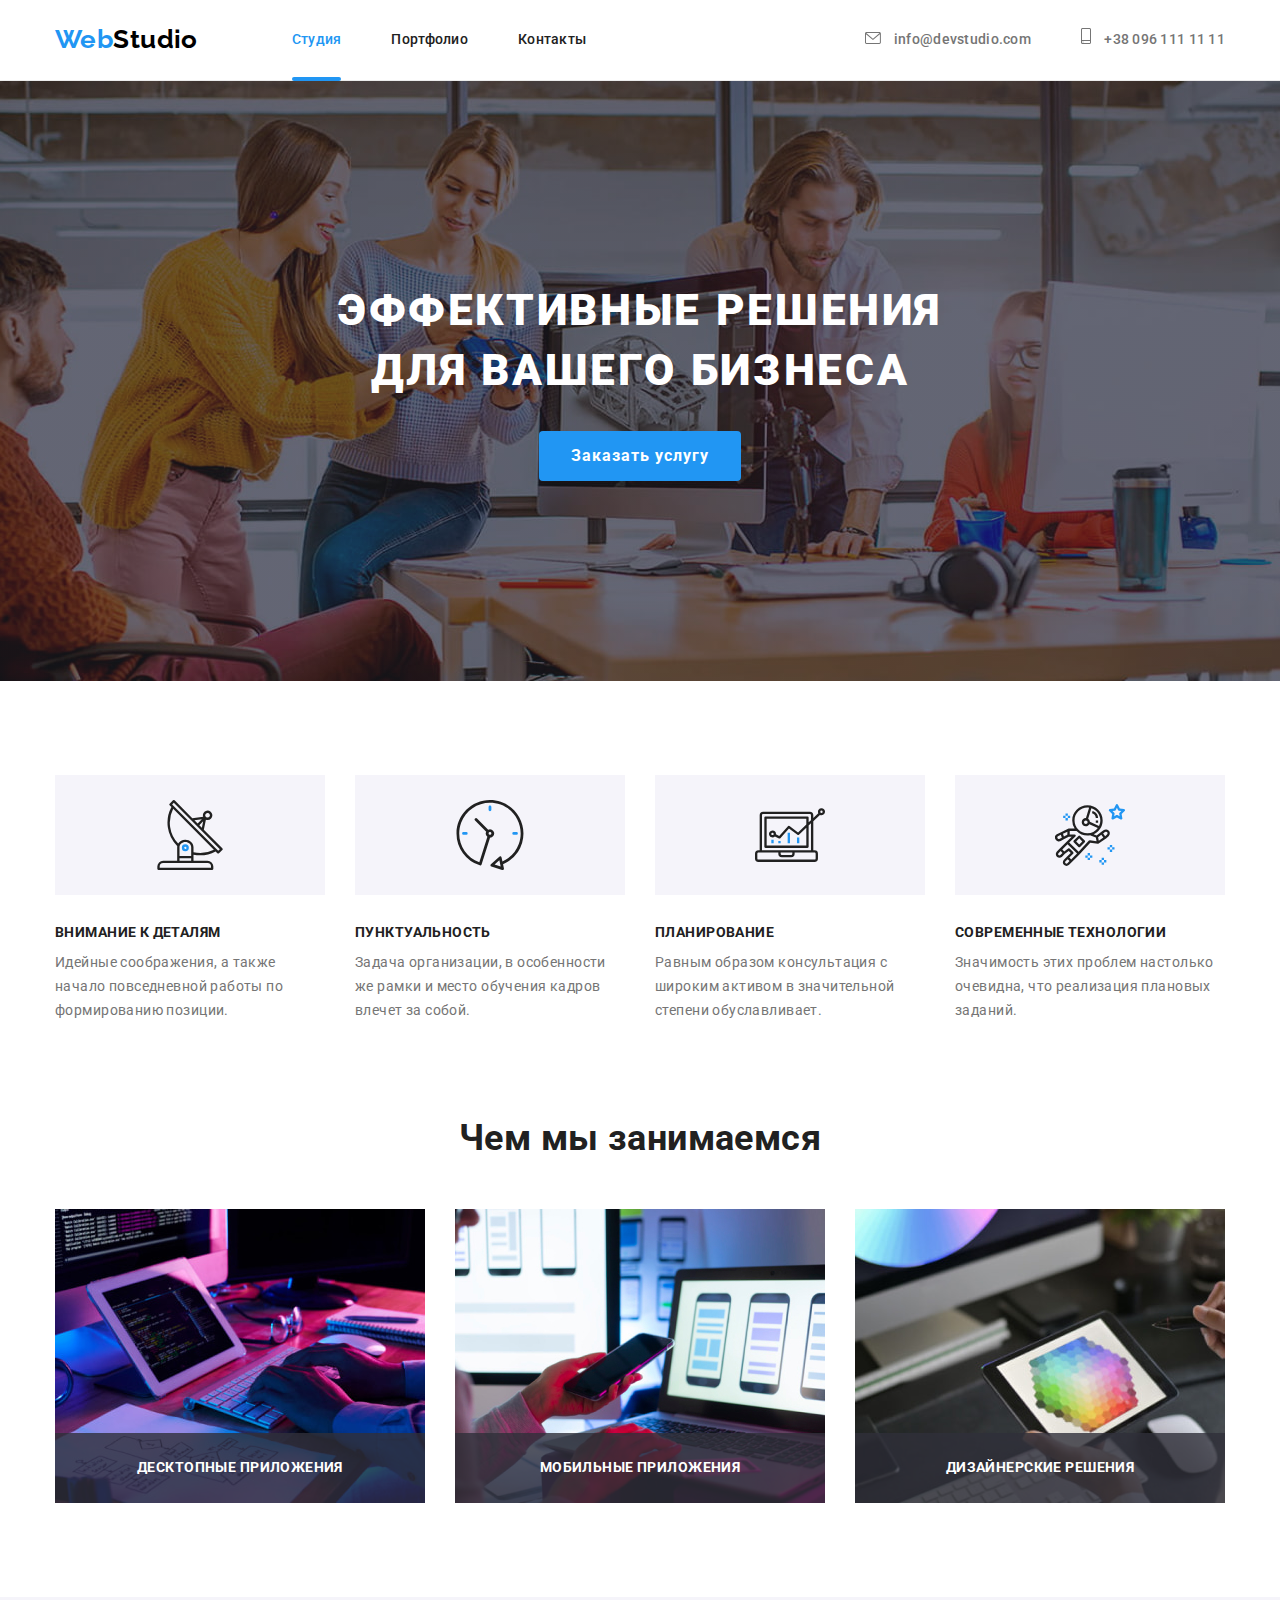
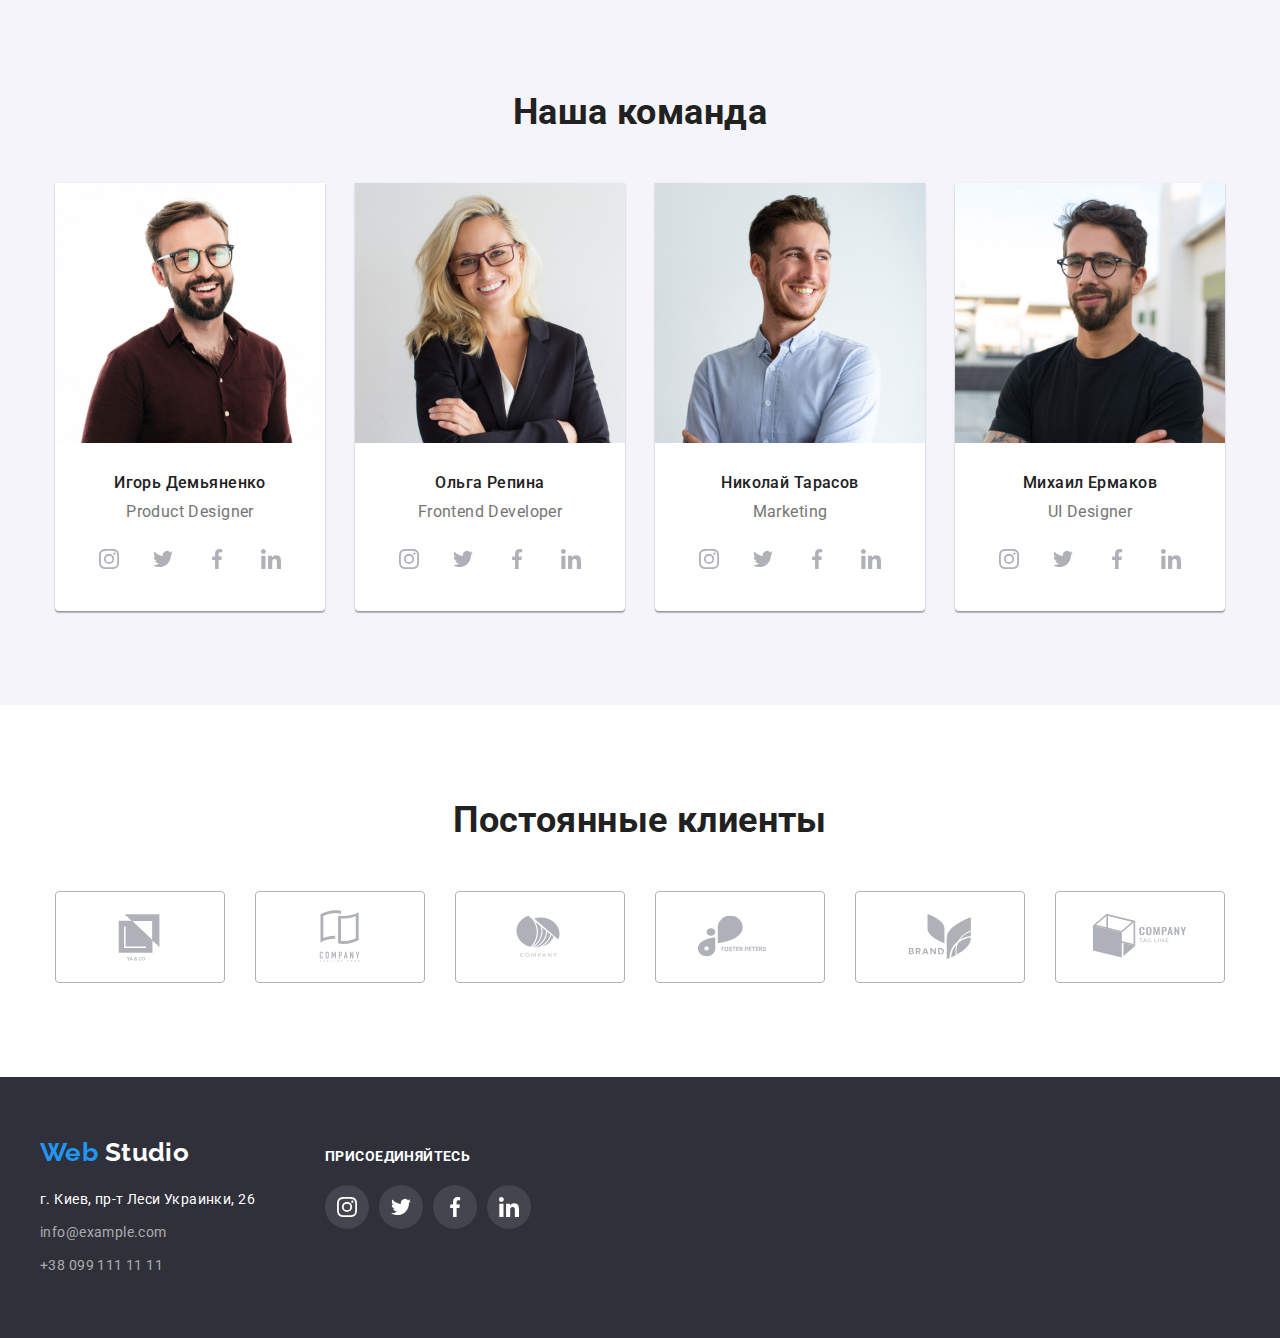
<file: index.html>
<!DOCTYPE html>
<html lang="ru">
<head>
    <meta charset="UTF-8">
    <meta http-equiv="X-UA-Compatible" content="IE=edge">
    <meta name="viewport" content="width=device-width, initial-scale=1.0">
    <title>Web studio</title>

    <link rel="preconnect" href="https://fonts.googleapis.com">
    <link rel="preconnect" href="https://fonts.gstatic.com" crossorigin>
    <link href="https://fonts.googleapis.com/css2?family=Raleway:wght@700&family=Roboto:wght@400;500;700;900&display=swap"
        rel="stylesheet">
    <link rel="stylesheet" href="https://cdnjs.cloudflare.com/ajax/libs/modern-normalize/1.1.0/modern-normalize.min.css">
    <link rel="stylesheet" href="./css/styles.css">
</head>
<body>
<!-- Header -->
        <header class="page-header">
            <div class="container main-nav">
                <nav class="nav">
                    <a href="./" class="logo" lang="en"><span class="logo-accent">Web</span>Studio</a>
        
                    <ul class="site-nav list">
                        <li class="nav-item"><a href="./" class="nav-link current-nav link">Студия</a></li>
                        <li class="nav-item"><a href="./portfolio.html" class="nav-link link">Портфолио</a></li>
                        <li class="nav-item"><a href="" class="nav-link link">Контакты</a></li>
                    </ul>
                </nav>
        
                <ul class="contact-nav list">
                    <li class="contact-item">
                        <a href="mailto:info@devstudio.com"
                            class="contact-link link">
                            <svg class="contact-icon"  width="16" height="12">
                                <use href="./images/icons.svg#icon-envelope"></use>
                            </svg>
                            info@devstudio.com
                        </a>
                    </li>
                    <li class="contact-item">
                        <a href="tel:+380961111111" class="contact-link link">
                            <svg class="contact-icon" width="10" height="16">
                                <use href="./images/icons.svg#icon-smartphone"></use>
                            </svg>
                            +38 096 111 11 11</a>
                    </li>
                </ul>
            </div>
        </header>
        
        
<!-- Main -->
        <main>

<!-- Hero -->
            <section class="hero overlay">
                <div class="container">
                    <h1 class="hero-title">Эффективные решения <br> для вашего бизнеса</h1>
                    <button type="button" class="hero-btn btn" data-modal-open>Заказать услугу</button>

                    <!-- Modal window -->
                    <div class="backdrop is-hidden" data-modal>
                        <div class="modal">
                            <button type="button" class="close-btn btn" data-modal-close>
                                <svg class="close-black-icon">
                                    <use href="./images/icons.svg#icon-close-black"></use>
                                </svg>
                            </button>
                        </div>
                    </div>
                </div>
            </section>


<!-- Особенности -->
            <section class="features section">
                <div class="container">
                    <h2 class="section-title visually-hidden">Особенности</h2>
                    <ul class="features-list list">
                        <li class="features-item icon-antena">
                            <div class="features-icon-bgc">
                                <svg class="features-icon">
                                    <use href="./images/icons.svg#icon-antenna"></use>
                                </svg>
                            </div>
                            <h3 class="features-title">Внимание к деталям</h3>
                            <p class="features-text">Идейные соображения, а также начало повседневной работы по формированию
                                позиции.</p>
                        </li>

                        <li class="features-item icon-clock">
                            <div class="features-icon-bgc">
                                <svg class="features-icon">
                                    <use href="./images/icons.svg#icon-clock"></use>
                                </svg>
                            </div>
                            <h3 class="features-title">Пунктуальность</h3>
                            <p class="features-text">Задача организации, в особенности же рамки и место обучения кадров влечет за
                                собой.</p>
                        </li>

                        <li class="features-item icon-diagram">
                            <div class="features-icon-bgc">
                                <svg class="features-icon">
                                    <use href="./images/icons.svg#icon-diagram"></use>
                                </svg>
                            </div>
                            <h3 class="features-title">Планирование</h3>
                            <p class="features-text">Равным образом консультация с широким активом в значительной степени
                                обуславливает.</p>
                        </li>

                        <li class="features-item icon-astronaut">
                            <div class="features-icon-bgc">
                                <svg class="features-icon">
                                    <use href="./images/icons.svg#icon-astronaut"></use>
                                </svg>
                            </div>
                            <h3 class="features-title">Современные технологии</h3>
                            <p class="features-text">Значимость этих проблем настолько очевидна, что реализация плановых заданий.
                            </p>
                        </li>
                    </ul>
                </div>
            </section>
        
<!-- Чем мы занимаемся -->
            <section class="services section">
                <div class="container">
                    <h2 class="section-title">Чем мы занимаемся</h2>
                    <ul class="services-list list">
                        <li class="services-item">
                            <img src="./images/services/box-1.jpg" alt="Написание кода" width="370" height="294" class="services-thumb">
                            <p class="services-text">Десктопные приложения</p>
                        </li>
                        <li class="services-item">
                            <img src="./images/services/box-2.jpg" alt="Разработка мобильной версии программы" width="370" height="294" class="services-thumb">
                            <p class="services-text">Мобильные приложения</p>
                        </li>
                        <li class="services-item">
                            <img src="./images/services/box-3.jpg" alt="Дизайн сайта" width="370" height="294" class="services-thumb">
                            <p class="services-text">Дизайнерские решения</p>
                        </li>
                    </ul>
                </div>
            </section>
        
<!-- Наша команда -->
            <section class="command-section section">
                <div class="container">
                    <h2 class="section-title">Наша команда</h2>
                    <ul class="command-list list">
 <!-- Command-1 -->
                        <li class="command-item">
                            <div class="command-thumb"><img src="./images/team/img.jpg" alt="Product Designer" width="270" height="260"></div>
                            
                            <div class="command-content">
                                <h3 class="command-title">Игорь Демьяненко</h3>
                                <p class="command-text" lang="en">Product Designer</p>
                                <ul class="command-icon-list list">
                                <li class="command-icon-item">
                                    <a href="" class="command-icon-link">
                                        <svg class="command-icon">
                                            <use href="./images/icons.svg#icon-instagram"></use>
                                        </svg>
                                    </a>
                                </li>
                                <li class="command-icon-item">
                                    <a href="" class="command-icon-link">
                                        <svg class="command-icon">
                                            <use href="./images/icons.svg#icon-twitter"></use>
                                        </svg>
                                    </a>
                                </li>
                                <li class="command-icon-item">
                                    <a href="" class="command-icon-link">
                                        <svg class="command-icon">
                                            <use href="./images/icons.svg#icon-facebook"></use>
                                        </svg>
                                    </a>
                                </li>
                                <li class="command-icon-item">
                                    <a href="" class="command-icon-link">
                                        <svg class="command-icon">
                                            <use href="./images/icons.svg#icon-linkedin"></use>
                                        </svg>
                                    </a>
                                </li>
                                </ul>
                            </div>
                        </li>
 <!-- Command-2 -->
                        <li class="command-item">
                            <div class="command-thumb"><img src="./images/team/img-1.jpg" alt="Frontend Developer" width="270" height="260"></div>
    
                            <div class="command-content">
                                <h3 class="command-title">Ольга Репина</h3>
                                <p class="command-text" lang="en">Frontend Developer</p>
                                <ul class="command-icon-list list">
                                    <li class="command-icon-item">
                                        <a href="" class="command-icon-link">
                                            <svg class="command-icon">
                                                <use href="./images/icons.svg#icon-instagram"></use>
                                            </svg>
                                        </a>
                                    </li>
                                    <li class="command-icon-item">
                                        <a href="" class="command-icon-link">
                                            <svg class="command-icon">
                                                <use href="./images/icons.svg#icon-twitter"></use>
                                            </svg>
                                        </a>
                                    </li>
                                    <li class="command-icon-item">
                                        <a href="" class="command-icon-link">
                                            <svg class="command-icon">
                                                <use href="./images/icons.svg#icon-facebook"></use>
                                            </svg>
                                        </a>
                                    </li>
                                    <li class="command-icon-item">
                                        <a href="" class="command-icon-link">
                                            <svg class="command-icon">
                                                <use href="./images/icons.svg#icon-linkedin"></use>
                                            </svg>
                                        </a>
                                    </li>
                                </ul>
                            </div>
                            
                        </li>
 <!-- Command-3 -->
                        <li class="command-item">
                            <div class="command-thumb"><img src="./images/team/img-2.jpg" alt="Marketing" width="270" height="260"></div>
                            
                            <div class="command-content">
                                <h3 class="command-title">Николай Тарасов</h3>
                                <p class="command-text" lang="en">Marketing</p>
                                <ul class="command-icon-list list">
                                    <li class="command-icon-item">
                                        <a href="" class="command-icon-link">
                                            <svg class="command-icon">
                                                <use href="./images/icons.svg#icon-instagram"></use>
                                            </svg>
                                        </a>
                                    </li>
                                    <li class="command-icon-item">
                                        <a href="" class="command-icon-link">
                                            <svg class="command-icon">
                                                <use href="./images/icons.svg#icon-twitter"></use>
                                            </svg>
                                        </a>
                                    </li>
                                    <li class="command-icon-item">
                                        <a href="" class="command-icon-link">
                                            <svg class="command-icon">
                                                <use href="./images/icons.svg#icon-facebook"></use>
                                            </svg>
                                        </a>
                                    </li>
                                    <li class="command-icon-item">
                                        <a href="" class="command-icon-link">
                                            <svg class="command-icon">
                                                <use href="./images/icons.svg#icon-linkedin"></use>
                                            </svg>
                                        </a>
                                    </li>
                                </ul>
                            </div>
                        </li>
 <!-- Command-4 -->
                        <li class="command-item">
                            <div class="command-thumb"><img src="./images/team/img-3.jpg" alt="UI Designer" width="270" height="260"></div>
                            
                            <div class="command-content">
                                <h3 class="command-title">Михаил Ермаков</h3>
                                <p class="command-text" lang="en">UI Designer</p>
                                <ul class="command-icon-list list">
                                    <li class="command-icon-item">
                                        <a href="" class="command-icon-link">
                                            <svg class="command-icon">
                                                <use href="./images/icons.svg#icon-instagram"></use>
                                            </svg>
                                        </a>
                                    </li>
                                    <li class="command-icon-item">
                                        <a href="" class="command-icon-link">
                                            <svg class="command-icon">
                                                <use href="./images/icons.svg#icon-twitter"></use>
                                            </svg>
                                        </a>
                                    </li>
                                    <li class="command-icon-item">
                                        <a href="" class="command-icon-link">
                                            <svg class="command-icon">
                                                <use href="./images/icons.svg#icon-facebook"></use>
                                            </svg>
                                        </a>
                                    </li>
                                    <li class="command-icon-item">
                                        <a href="" class="command-icon-link">
                                            <svg class="command-icon">
                                                <use href="./images/icons.svg#icon-linkedin"></use>
                                            </svg>
                                        </a>
                                    </li>
                                </ul>
                            </div>
                        </li>
                    </ul>
                </div>
            </section>
        
<!-- Постоянные клиенты -->
            <section class="clients section">
                <div class="container">
                    <h2 class="section-title">Постоянные клиенты</h2>
                    <ul class="clients-list list">
                        <li class="clients-item">
                            <a href="" class="clients-link">
                                <svg class="clients-icon">
                                    <use href="./images/icons.svg#icon-client-logo-1"></use>
                                </svg>
                            </a>
                        </li>
                        <li class="clients-item">
                            <a href="" class="clients-link">
                                <svg class="clients-icon">
                                    <use href="./images/icons.svg#icon-client-logo-2"></use>
                                </svg>
                            </a>
                        </li>
                        <li class="clients-item">
                            <a href="" class="clients-link">
                                <svg class="clients-icon">
                                    <use href="./images/icons.svg#icon-client-logo-3"></use>
                                </svg>
                            </a>
                        </li>
                        <li class="clients-item">
                            <a href="" class="clients-link">
                                <svg class="clients-icon">
                                    <use href="./images/icons.svg#icon-client-logo-4"></use>
                                </svg>
                            </a>
                        </li>
                        <li class="clients-item">
                            <a href="" class="clients-link">
                                <svg class="clients-icon">
                                    <use href="./images/icons.svg#icon-client-logo-5"></use>
                                </svg>
                            </a>
                        </li>
                        <li class="clients-item">
                            <a href="" class="clients-link">
                                <svg class="clients-icon">
                                    <use href="./images/icons.svg#icon-client-logo-6"></use>
                                </svg>
                            </a>
                        </li>
                    </ul>
                </div>
            </section>

        </main>
        
        
<!-- Footer -->
        <footer class="footer">
            <div class="container footer-column">

                <div class="footer-main-column">
                    <a href="./" class="logo footer-logo" lang="en"> <span class="logo-accent">Web</span> Studio</a>
                <address class="address">
                    <ul class="list">
                        <li class="address-item"><a href="https://goo.gl/maps/2UURq9KAm3fEJeZc8" target="_blank"
                                rel="noopener noreferrer" class="address-link link location">г. Киев, пр-т Леси Украинки, 26</a></li>
                        <li class="address-item"><a href="mailto:info@example.com" class="address-link link">info@example.com</a></li>
                        <li class="address-item"><a href="tel:+380991111111" class="address-link link">+38 099 111 11 11</a></li>
                    </ul>
                </address>
                </div>
                <div class="footer-social-column">
                    <span class="footer-icon-title">присоединяйтесь</span>
                    <ul class="footer-icon-list list">
                        <li class="footer-icon-item">
                            <a href="" class="footer-icon-link">
                                <svg class="footer-icon">
                                    <use href="./images/icons.svg#icon-instagram"></use>
                                </svg>
                            </a>
                        </li>
                    
                        <li class="footer-icon-item">
                            <a href="" class="footer-icon-link">
                                <svg class="footer-icon">
                                    <use href="./images/icons.svg#icon-twitter"></use>
                                </svg>
                            </a>
                        </li>
                    
                        <li class="footer-icon-item">
                            <a href="" class="footer-icon-link">
                                <svg class="footer-icon">
                                    <use href="./images/icons.svg#icon-facebook"></use>
                                </svg>
                            </a>
                        </li>
                    
                        <li class="footer-icon-item">
                            <a href="" class="footer-icon-link">
                                <svg class="footer-icon">
                                    <use href="./images/icons.svg#icon-linkedin"></use>
                                </svg>
                            </a>
                        </li>
                    </ul>
                </div>
                  
            </div>
        </footer>

<script src="./modal.js"></script>       
</body>
</html>
</file>
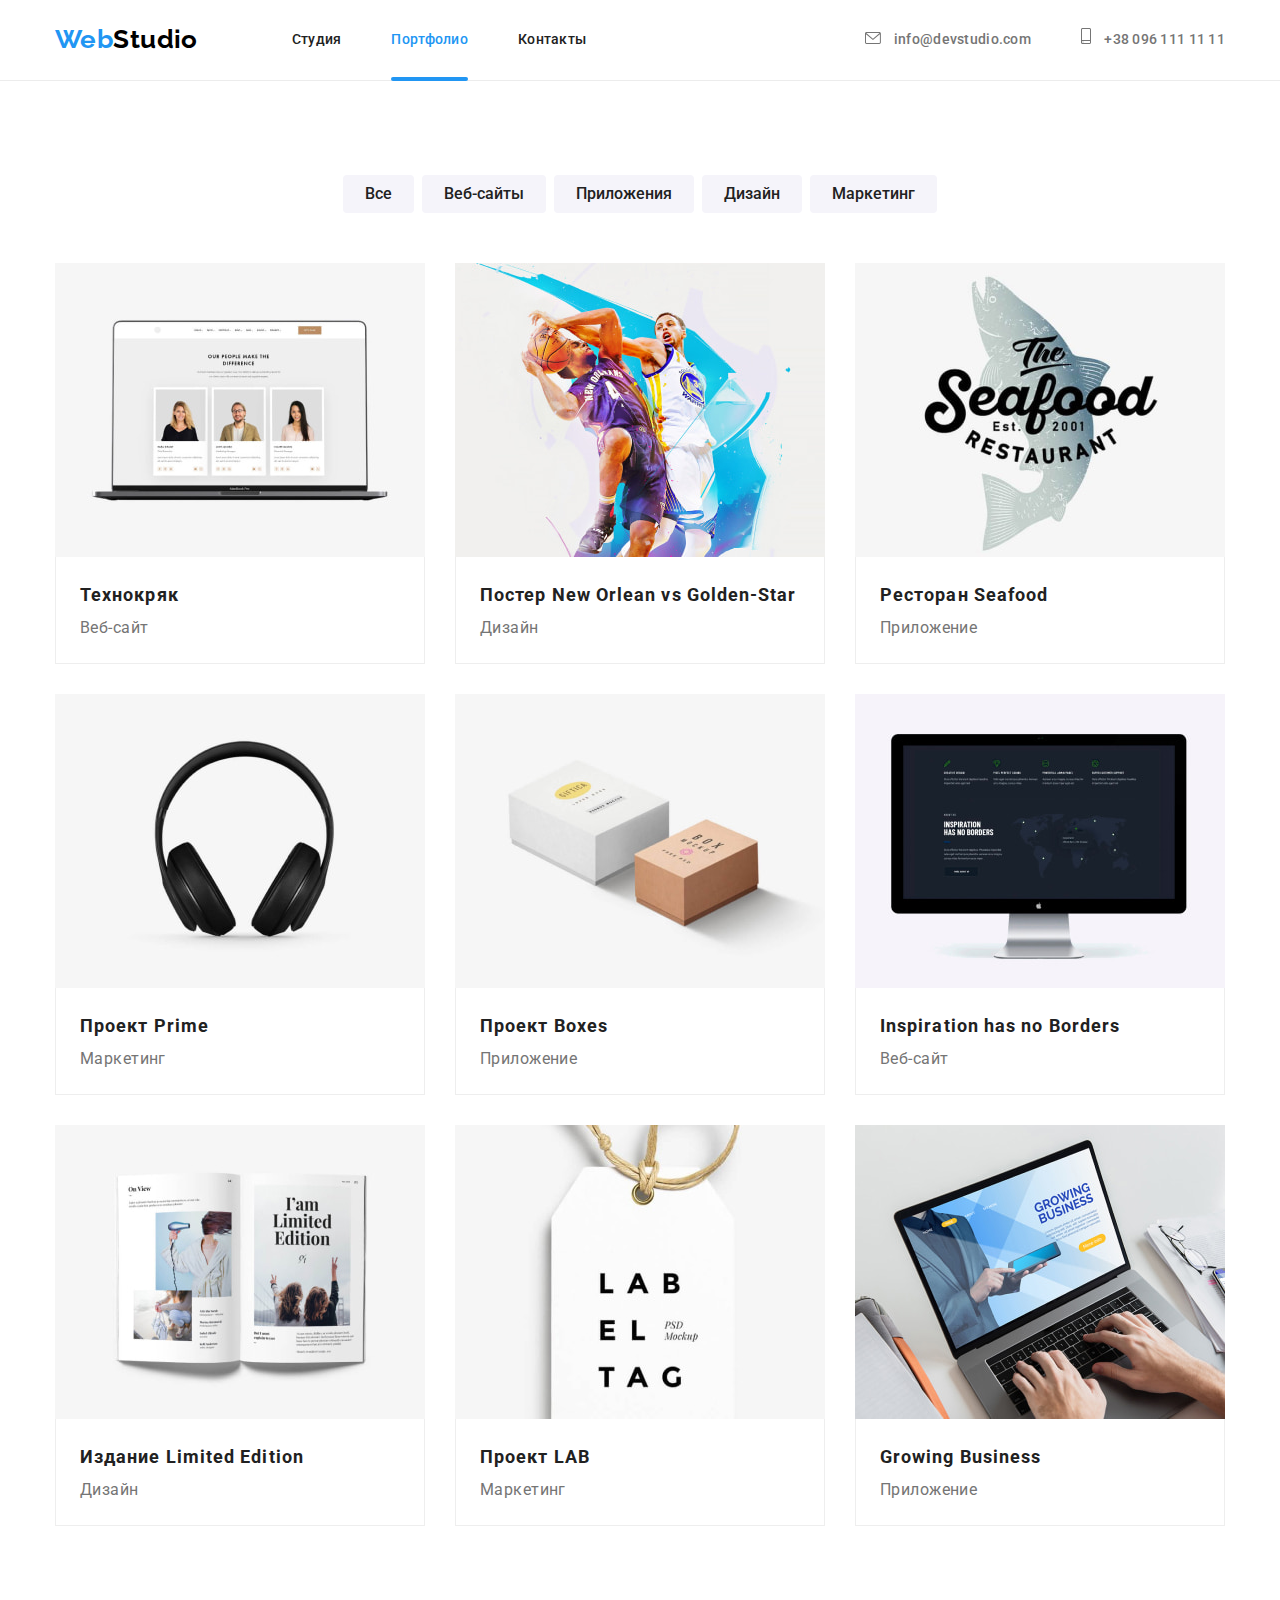
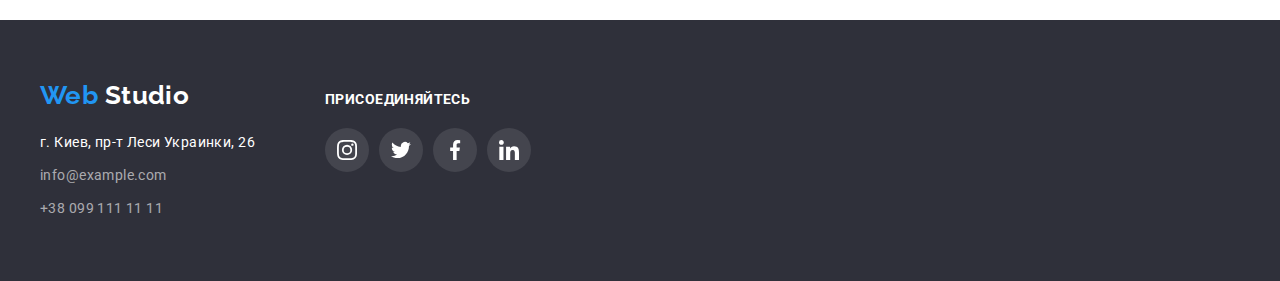
<file: portfolio.html>
<!DOCTYPE html>
<html lang="ru">
<head>
    <meta charset="UTF-8">
    <meta http-equiv="X-UA-Compatible" content="IE=edge">
    <meta name="viewport" content="width=device-width, initial-scale=1.0">
    <title>Portfolio</title>

    <link rel="preconnect" href="https://fonts.googleapis.com">
    <link rel="preconnect" href="https://fonts.gstatic.com" crossorigin>
    <link href="https://fonts.googleapis.com/css2?family=Raleway:wght@700&family=Roboto:wght@400;500;700;900&display=swap"
        rel="stylesheet">
    <link rel="stylesheet" href="https://cdnjs.cloudflare.com/ajax/libs/modern-normalize/1.1.0/modern-normalize.min.css">
    <link rel="stylesheet" href="./css/styles.css">
</head>
<body>
        <!-- Header -->
        <header class="page-header">
            <div class="container main-nav">
                <nav class="nav">
                    <a href="./" class="logo" lang="en"><span class="logo-accent">Web</span>Studio</a>
        
                    <ul class="site-nav list">
                        <li class="nav-item"><a href="./" class="nav-link link">Студия</a></li>
                        <li class="nav-item"><a href="./portfolio.html" class="nav-link current-nav link">Портфолио</a></li>
                        <li class="nav-item"><a href="" class="nav-link link">Контакты</a></li>
                    </ul>
                </nav>
        
                <ul class="contact-nav list">
                    <li class="contact-item">
                        <a href="mailto:info@devstudio.com" class="contact-link link">
                            <svg class="contact-icon" width="16" height="12">
                                <use href="./images/icons.svg#icon-envelope"></use>
                            </svg>
                            info@devstudio.com
                        </a>
                    </li>
                    <li class="contact-item">
                        <a href="tel:+380961111111" class="contact-link link">
                            <svg class="contact-icon" width="10" height="16">
                                <use href="./images/icons.svg#icon-smartphone"></use>
                            </svg>
                            +38 096 111 11 11</a>
                    </li>
                </ul>
            </div>
        </header>
        
        
        <!-- Main -->
        <main>
            <section class="portfolio section">
                <div class="container">
                    <h2 class="section-title visually-hidden">Портфолио</h2>
                    
                    <!-- Filters -->
                    <ul class="portfolio-filters list">
                        <li class="item"><button type="button" class="portfolio-btn btn ">Все</button></li>
                        <li class="item"><button type="button" class="portfolio-btn btn">Веб-сайты</button></li>
                        <li class="item"><button type="button" class="portfolio-btn btn">Приложения</button></li>
                        <li class="item"><button type="button" class="portfolio-btn btn">Дизайн</button></li>
                        <li class="item"><button type="button" class="portfolio-btn btn">Маркетинг</button></li>
                    </ul>
                    
                    <!-- Projects -->
                    <!-- 1-3 -->
                    <ul class="portfolio-list list">
                        <li class="portfolio-item">
                            <a href="" class="portfolio-link link">
                                <div class="portfolio-thumb">
                                    <img src="./images/portfolio/img.jpg" alt="Технокряк" width="370" height="294">

                                    <div class="portfolio-overlay">
                                        <p class="portfolio-overlay-text">Технокряк это современная площадка распространения коронавируса. Компании используют
                                            эту платформу для цифрового
                                            шпионажа и атак на защищённые сервера конкурентов.</p>
                                    </div>
                                </div>
                               

                                <div class="portfolio-content">
                                    <h3 class="portfolio-title">Технокряк</h3>
                                    <p class="portfolio-text">Веб-сайт</p>
                               </div>  
                            </a>
                        </li>
                        
                        <li class="portfolio-item">
                            <a href="" class="portfolio-link link">
                                <div class="portfolio-thumb">
                                    <img src="./images/portfolio/img-1.jpg" alt="Постер New Orlean vs Golden Star" width="370" height="294">
                                    <div class="portfolio-overlay">
                                        <p class="portfolio-overlay-text">Постер New Orlean vs Golden Star</p>
                                    </div>
                                </div>

                                <div class="portfolio-content">
                                    <h3 class="portfolio-title">Постер New Orlean vs Golden-Star</h3>
                                    <p class="portfolio-text">Дизайн</p>
                                </div>
                            </a>
                        </li>

                        <li class="portfolio-item">
                            <a href="" class="portfolio-link link">
                                <div class="portfolio-thumb">
                                    <img src="./images/portfolio/img-2.jpg" alt="Ресторан Seafood" width="370" height="294">
                                    <div class="portfolio-overlay">
                                        <p class="portfolio-overlay-text">Ресторан Seafood</p>
                                    </div>
                                </div>

                                <div class="portfolio-content">
                                    <h3 class="portfolio-title">Ресторан Seafood</h3>
                                    <p class="portfolio-text">Приложение</p>
                                </div> 
                            </a>
                        </li>

                        <!-- 4-6 -->
                        <li class="portfolio-item">
                            <a href="" class="portfolio-link link">
                                <div class="portfolio-thumb">
                                    <img src="./images/portfolio/img-3.jpg" alt="Проект Prime" width="370" height="294">
                                    <div class="portfolio-overlay">
                                        <p class="portfolio-overlay-text">Проект Prime</p>
                                    </div>
                                </div>

                                <div class="portfolio-content">
                                    <h3 class="portfolio-title">Проект Prime</h3>
                                    <p class="portfolio-text">Маркетинг</p>
                                </div>
                            </a>
                        </li>

                        <li class="portfolio-item">
                            <a href="" class="portfolio-link link">
                                <div class="portfolio-thumb">
                                    <img src="./images/portfolio/img-4.jpg" alt="Проект Boxes" width="370" height="294">
                                    <div class="portfolio-overlay">
                                        <p class="portfolio-overlay-text">Проект Boxes</p>
                                    </div>
                                </div>

                                <div class="portfolio-content">
                                    <h3 class="portfolio-title">Проект Boxes</h3>
                                    <p class="portfolio-text">Приложение</p>
                                </div>
                            </a>
                        </li>

                        <li class="portfolio-item">
                            <a href="" class="portfolio-link link">
                                <div class="portfolio-thumb">
                                    <img src="./images/portfolio/img-5.jpg" alt="Inspiration has no Borders" width="370" height="294">
                                    <div class="portfolio-overlay">
                                        <p class="portfolio-overlay-text">Inspiration has no Borders</p>
                                    </div>
                                </div>

                                <div class="portfolio-content">
                                    <h3 class="portfolio-title">Inspiration has no Borders</h3>
                                    <p class="portfolio-text">Веб-сайт</p>
                                </div>
                            </a>
                        </li>

                        <!-- 7-9 -->
                        <li class="portfolio-item">
                            <a href="" class="portfolio-link link">
                                <div class="portfolio-thumb">
                                    <img src="./images/portfolio/img-6.jpg" alt="Издание Limited Edition" width="370" height="294">
                                    <div class="portfolio-overlay">
                                        <p class="portfolio-overlay-text">Издание Limited Edition</p>
                                    </div>
                                </div>

                                <div class="portfolio-content">
                                    <h3 class="portfolio-title">Издание Limited Edition</h3>
                                    <p class="portfolio-text">Дизайн</p>
                                </div>
                            </a>
                        </li>

                        <li class="portfolio-item">
                            <a href="" class="portfolio-link link">
                                <div class="portfolio-thumb">
                                    <img src="./images/portfolio/img-7.jpg" alt="Проект LAB" width="370" height="294">
                                    <div class="portfolio-overlay">
                                        <p class="portfolio-overlay-text">Проект LAB</p>
                                    </div>
                                </div>

                                <div class="portfolio-content">
                                    <h3 class="portfolio-title">Проект LAB</h3>
                                    <p class="portfolio-text">Маркетинг</p>
                                </div>
                            </a>
                        </li>

                        <li class="portfolio-item">
                            <a href="" class="portfolio-link link">
                                <div class="portfolio-thumb">
                                    <img src="./images/portfolio/img-8.jpg" alt="Growing Business" width="370" height="294">
                                    <div class="portfolio-overlay">
                                        <p class="portfolio-overlay-text">Growing Business</p>
                                    </div>
                                </div>

                                <div class="portfolio-content">
                                    <h3 class="portfolio-title">Growing Business</h3>
                                    <p class="portfolio-text">Приложение</p>
                                </div>
                            </a>
                        </li>

                    </ul>
                </div>
             </section>
        </main>
        
        <!-- Footer -->
        <footer class="footer">
            <div class="container footer-column">
        
                <div class="footer-main-column">
                    <a href="./" class="logo footer-logo" lang="en"> <span class="logo-accent">Web</span> Studio</a>
                    <address class="address">
                        <ul class="list">
                            <li class="address-item"><a href="https://goo.gl/maps/2UURq9KAm3fEJeZc8" target="_blank"
                                    rel="noopener noreferrer" class="address-link link location">г. Киев, пр-т Леси Украинки,
                                    26</a></li>
                            <li class="address-item"><a href="mailto:info@example.com"
                                    class="address-link link">info@example.com</a></li>
                            <li class="address-item"><a href="tel:+380991111111" class="address-link link">+38 099 111 11 11</a>
                            </li>
                        </ul>
                    </address>
                </div>
                <div class="footer-social-column">
                    <span class="footer-icon-title">присоединяйтесь</span>
                    <ul class="footer-icon-list list">
                        <li class="footer-icon-item">
                            <a href="" class="footer-icon-link">
                                <svg class="footer-icon">
                                    <use href="./images/icons.svg#icon-instagram"></use>
                                </svg>
                            </a>
                        </li>
        
                        <li class="footer-icon-item">
                            <a href="" class="footer-icon-link">
                                <svg class="footer-icon">
                                    <use href="./images/icons.svg#icon-twitter"></use>
                                </svg>
                            </a>
                        </li>
        
                        <li class="footer-icon-item">
                            <a href="" class="footer-icon-link">
                                <svg class="footer-icon">
                                    <use href="./images/icons.svg#icon-facebook"></use>
                                </svg>
                            </a>
                        </li>
        
                        <li class="footer-icon-item">
                            <a href="" class="footer-icon-link">
                                <svg class="footer-icon">
                                    <use href="./images/icons.svg#icon-linkedin"></use>
                                </svg>
                            </a>
                        </li>
                    </ul>
                </div>
        
            </div>
        </footer>
</body>
</html>
</file>
<file: css/styles.css>
:root {
  --main-font: Roboto, sans-serif;
  --secondary-font: Raleway, sans-serif;

  --primary-txt: #757575;
  --secondary-txt: #212121;
  --accent-txt: #2196f3;

  --primary-btn-txt: #212121;
  --primary-btn-bgc: #f5f4fa;
  --secondary-btn-txt: #ffffff;
  --secondary-btn-bgc: #2196f3;

  --primary-bg: #fff;
  --secondary-bg: #f5f4fa;
  --footer-bgc: #2f303a;

  --accent-icon-hover: #2196f3;

  /* card-set-gap */
  --features-card-set-gap: 30px;
  --portfolio-card-set-gap: 30px;
}

body {
  font-family: var(--main-font);
  font-size: 14px;
  line-height: 1.71;
  letter-spacing: 0.03em;

  color: var(--primary-txt);
  background-color: var(--primary-bg);
}

h1,
h2,
h3,
p {
  margin: 0;
}

img {
  display: block;
  min-width: 100%;
  height: auto;
}

.container {
  width: 1200px;
  margin: 0 auto;
  padding: 0 15px;
}

.btn {
  display: inline-block;
  font-family: inherit;
  cursor: pointer;

  border: none;
  border-radius: 4px;
}

.list {
  list-style: none;
  margin: 0;
  padding: 0;
}

.link {
  text-decoration: none;

  color: inherit;
}

.visually-hidden {
  position: absolute;
  white-space: nowrap;
  width: 1px;
  height: 1px;
  overflow: hidden;
  border: 0;
  padding: 0;
  clip: rect(0 0 0 0);
  clip-path: inset(50%);
  margin: -1px;
}

/* Header */
.page-header {
  border-bottom: 1px solid #ececec;
  background-color: var(--primary-bg);
}
/* Logo */
.logo {
  font-family: var(--secondary-font);
  font-weight: 700;
  font-size: 26px;
  line-height: 1.2;
  text-decoration: none;

  color: #000000;
}

.logo-accent {
  color: #2196f3;
}

/* Site-Navigation */
.main-nav {
  display: flex;
  align-items: center;
}
.nav {
  display: flex;
  align-items: center;
}
.site-nav {
  display: flex;

  margin-left: 94px;
}

.nav-item + .nav-item {
  margin-left: 50px;
}

.nav-link {
  display: block;
  padding: 32px 0;
  font-weight: 500;
  line-height: 1.14;
  letter-spacing: 0.02em;

  color: var(--secondary-txt);

  transition: color 250ms cubic-bezier(0.4, 0, 0.2, 1);
}
.nav-link:hover,
.nav-link:focus {
  color: var(--accent-txt);
}

.current-nav {
  position: relative;
  color: var(--accent-txt);
}
.current-nav::after {
  position: absolute;
  bottom: -1px;
  left: 0;

  content: '';
  min-width: 100%;
  height: 4px;

  background-color: var(--accent-txt);
  border-radius: 2px;
}

/* Contact-navigation */

.contact-nav {
  display: flex;

  margin-left: auto;
}
.contact-item + .contact-item {
  margin-left: 50px;
}

.contact-link {
  font-weight: 500;
  line-height: 1.14;
  letter-spacing: 0.02em;

  transition: color 250ms cubic-bezier(0.4, 0, 0.2, 1);
}

.contact-link:hover,
.contact-link:focus {
  color: var(--accent-txt);
}

.contact-icon {
  margin-right: 10px;

  fill: currentColor;
}

/* Main */
/* Hero */
.hero {
  padding: 200px 0;
  text-align: center;

  background-color: #2f303a;
}
.overlay {
  max-width: 1600px;
  height: 600px;
  margin: 0 auto;
  background-image: linear-gradient(to right, rgba(47, 48, 58, 0.4), rgba(47, 48, 58, 0.4)),
    url(../images/hero-bg-pic.jpg);
  background-repeat: no-repeat;
  background-position: center;
  background-size: cover;
}

.hero-title {
  margin-bottom: 30px;

  font-weight: 900;
  font-size: 44px;
  line-height: 1.36;
  letter-spacing: 0.06em;
  text-transform: uppercase;

  color: #ffffff;
}
.hero-btn {
  padding: 10px 32px;

  justify-content: center;

  font-weight: 700;
  font-size: 16px;
  line-height: 1.87;
  text-align: center;
  letter-spacing: 0.06em;

  color: var(--secondary-btn-txt);
  background-color: var(--secondary-btn-bgc);

  transition: background-color 250ms cubic-bezier(0.4, 0, 0.2, 1);
}

.hero-btn:hover,
.hero-btn:focus {
  background-color: #188ce8;
}

.backdrop {
  position: fixed;
  left: 0;
  top: 0;

  width: 100%;
  height: 100%;

  background-color: rgba(0, 0, 0, 0.2);
  opacity: 1;

  transition: opacity 250ms cubic-bezier(0.4, 0, 0.2, 1);
}

.modal {
  position: relative;
  left: 50%;
  top: 50%;
  transform: translate(-50%, -50%) scale(1);

  width: 528px;
  height: 581px;

  background-color: #fff;
  border-radius: 4px;
  box-shadow: 0px 1px 3px rgba(0, 0, 0, 0.12), 0px 1px 1px rgba(0, 0, 0, 0.14),
    0px 2px 1px rgba(0, 0, 0, 0.2);

  opacity: 1;
  transition: transform 250ms cubic-bezier(0.4, 0, 0.2, 1),
    opacity 250ms cubic-bezier(0.4, 0, 0.2, 1);
}

.backdrop.is-hidden {
  opacity: 0;
  visibility: hidden;
  pointer-events: none;
}
.backdrop.is-hidden .modal {
  transform: translate(-50%, -50%) scale(0.5);
  opacity: 0;
}

.close-btn {
  position: absolute;
  right: 8px;
  top: 8px;

  width: 30px;
  height: 30px;
  padding: 6px;

  color: rgba(0, 0, 0, 1);
  background-color: transparent;
  border: 1px solid rgba(0, 0, 0, 0.1);
  border-radius: 50%;
}
.close-black-icon {
  width: 100%;
  height: 100%;
}

/* Section */
.section {
  padding: 94px 0;
}

.section-title {
  margin-bottom: 50px;

  font-size: 36px;
  line-height: 1.167;
  text-align: center;

  color: var(--secondary-txt);
}

/* Особенности */

.features.section {
  padding-bottom: 0;
}

.features-list {
  display: flex;
  flex-wrap: wrap;
  margin-left: calc(-1 * var(--features-card-set-gap));
  margin-top: calc(-1 * var(--features-card-set-gap));
}

.features-item {
  flex-basis: calc(100% / 4 - var(--features-card-set-gap));
  margin-left: var(--features-card-set-gap);
  margin-top: var(--features-card-set-gap);
}
.features-icon-bgc {
  display: flex;
  justify-content: center;
  align-items: center;
  height: 120px;
  margin-bottom: 30px;

  background-color: #f5f4fa;
}
.features-icon {
  width: 70px;
  height: 70px;
}
.features-title {
  margin-bottom: 10px;
  font-size: 14px;
  line-height: 1.14;
  text-transform: uppercase;

  color: var(--secondary-txt);
}

/* Чем мы занимаемся */

.services-list {
  display: flex;
}

.services-item + .services-item {
  margin-left: 30px;
}

.services-item {
  position: relative;
  text-align: center;

  z-index: -1;
}

.services-item::before {
  position: absolute;
  bottom: 0;
  left: 0;
  content: '';

  display: inline-block;
  min-height: 70px;
  width: 100%;
  padding: 27px 0;

  background-color: rgba(47, 48, 58, 0.8);
}

.services-text {
  position: absolute;
  bottom: 0;
  left: 0;

  display: block;
  width: 100%;
  padding: 27px 0;

  font-weight: 700;
  line-height: 1.14;
  text-transform: uppercase;
  text-align: center;

  color: #ffffff;
}

/* Наша команда */
.command-section {
  background-color: var(--secondary-bg);
}

.command-list {
  display: flex;
  flex-wrap: wrap;
  margin-left: -30px;
  margin-top: -30px;
}

.command-item {
  flex-basis: calc(100% / 4 - 30px);
  margin-left: 30px;
  margin-top: 30px;

  background-color: #fff;

  box-shadow: 0px 1px 3px rgba(0, 0, 0, 0.12), 0px 1px 1px rgba(0, 0, 0, 0.14),
    0px 2px 1px rgba(0, 0, 0, 0.2);
  border-radius: 0px 0px 4px 4px;
}

.command-content {
  padding: 30px 0;
}
.command-title {
  margin-bottom: 10px;

  font-weight: 500;
  font-size: 16px;
  line-height: 1.19;
  text-align: center;

  color: var(--secondary-txt);
}
.command-text {
  margin-bottom: 16px;

  font-weight: 400;
  font-size: 16px;
  line-height: 1.19;
  text-align: center;
}

.command-icon-list {
  display: flex;
  justify-content: center;
}

.command-icon-item + .command-icon-item {
  margin-left: 10px;
}
.command-icon-link {
  display: block;
  width: 44px;
  height: 44px;
  padding: 12px;

  border-radius: 50%;

  transition: background-color 250ms cubic-bezier(0.4, 0, 0.2, 1);
}
.command-icon-link:hover,
.command-icon-link:focus {
  background-color: var(--accent-icon-hover);
}

.command-icon {
  width: 20px;
  height: 20px;

  fill: #afb1b8;

  transition: fill 250ms cubic-bezier(0.4, 0, 0.2, 1);
}

.command-icon-link:hover .command-icon,
.command-icon-link:focus .command-icon {
  fill: #ffffff;
}

/* Постоянные клиенты */
.clients-list {
  display: flex;
  justify-content: center;
}
.clients-item {
  width: 170px;
  height: 92px;
}

.clients-item + .clients-item {
  margin-left: 30px;
}
.clients-link {
  display: flex;
  justify-content: center;
  align-items: center;
  height: 92px;

  fill: #afb1b8;
  border: 1px solid #afb1b8;
  border-radius: 4px;

  transition: border 250ms cubic-bezier(0.4, 0, 0.2, 1);
}

.clients-link:hover,
.clients-link:focus {
  border: 1px solid var(--accent-icon-hover);
}

.clients-icon {
  width: 106px;
  height: 60px;

  transition: fill 250ms cubic-bezier(0.4, 0, 0.2, 1);
}

.clients-link:hover .clients-icon,
.clients-link:focus .clients-icon {
  fill: var(--accent-icon-hover);
}
/* Portfolio filters (buttons) */

.portfolio-filters {
  display: flex;
  justify-content: center;

  margin-bottom: 50px;
}
.portfolio-filters .item + .item {
  margin-left: 8px;
}

.portfolio-btn {
  padding: 6px 22px;
  font-weight: 500;
  font-size: 16px;
  line-height: 1.62;
  text-align: center;

  color: var(--primary-btn-txt);
  background-color: var(--primary-btn-bgc);

  transition: color 250ms cubic-bezier(0.4, 0, 0.2, 1),
    background-color 250ms cubic-bezier(0.4, 0, 0.2, 1),
    box-shadow 250ms cubic-bezier(0.4, 0, 0.2, 1);
}

.portfolio-btn:hover,
.portfolio-btn:focus {
  color: var(--secondary-btn-txt);
  background-color: var(--secondary-btn-bgc);

  box-shadow: 0px 3px 1px rgba(0, 0, 0, 0.1), 0px 1px 2px rgba(0, 0, 0, 0.08),
    0px 2px 2px rgba(0, 0, 0, 0.12);
}

/* Portfolio cards */

.portfolio-list {
  display: flex;
  flex-wrap: wrap;

  margin-left: calc(-1 * var(--portfolio-card-set-gap));
  margin-top: calc(-1 * var(--portfolio-card-set-gap));
}

.portfolio-item {
  flex-basis: calc(100% / 3 - var(--portfolio-card-set-gap));
  margin-left: var(--portfolio-card-set-gap);
  margin-top: var(--portfolio-card-set-gap);

  transition: box-shadow 250ms cubic-bezier(0.4, 0, 0.2, 1);
}
.portfolio-item:hover,
.portfolio-item:focus {
  box-shadow: 0px 1px 1px rgba(0, 0, 0, 0.12), 0px 4px 4px rgba(0, 0, 0, 0.06),
    1px 4px 6px rgba(0, 0, 0, 0.16);
}

.portfolio-thumb {
  position: relative;
  overflow: hidden;
}
.portfolio-overlay {
  position: absolute;
  left: 0;
  top: 0;
  transform: translatey(100%);

  width: 100%;
  height: 100%;
  padding: 63px 24px;

  background-color: rgba(33, 150, 243, 0.9);

  transition: transform 250ms cubic-bezier(0.4, 0, 0.2, 1);
}
.portfolio-item:hover .portfolio-overlay,
.portfolio-item:focus .portfolio-overlay {
  transform: translateX(0);
}

.portfolio-overlay-text {
  font-size: 18px;
  line-height: 1.56;

  color: #ffffff;
}

.portfolio-content {
  padding: 20px 24px;

  border-bottom: 1px solid #eeeeee;
  border-left: 1px solid #eeeeee;
  border-right: 1px solid #eeeeee;
}
.portfolio-title {
  font-size: 18px;
  line-height: 2;
  letter-spacing: 0.06em;

  color: var(--secondary-txt);
}
.portfolio-text {
  font-size: 16px;
  line-height: 1.87;
}

/* Footer */
.footer {
  background-color: var(--footer-bgc);
}
.footer-column {
  display: flex;
  padding: 60px 0;
  align-items: baseline;
}

/* Footer column 1 */

.footer-logo {
  display: block;
  margin-bottom: 20px;

  color: #ffffff;
}
.address-item + .address-item {
  margin-top: 9px;
}
.address-link {
  font-style: normal;

  color: rgba(255, 255, 255, 0.6);

  transition: color 250ms cubic-bezier(0.4, 0, 0.2, 1);
}
.address-link.location {
  color: #ffffff;
}

.address-link:hover,
.address-link:focus,
.address-link.location:hover,
.address-link.location:focus {
  color: var(--accent-txt);
}

/* Footer column 2*/
.footer-social-column {
  margin-left: 70px;
}

/* Footer icons */
.footer-icon-title {
  display: block;
  margin-bottom: 20px;

  font-weight: 700;
  font-size: 14px;
  line-height: 1.14;
  text-transform: uppercase;

  color: #ffffff;
}
.footer-icon-list {
  display: flex;
}
.footer-icon-item + .footer-icon-item {
  margin-left: 10px;
}

.footer-icon-link {
  display: block;
  width: 44px;
  height: 44px;
  padding: 12px;

  background-color: rgba(255, 255, 255, 0.1);
  fill: #ffffff;

  border-radius: 50%;

  transition: background-color 250ms cubic-bezier(0.4, 0, 0.2, 1);
}
.footer-icon-link:hover,
.footer-icon-link:focus {
  background-color: var(--accent-icon-hover);
}

.footer-icon {
  width: 20px;
  height: 20px;

  transition: filter 250ms cubic-bezier(0.4, 0, 0.2, 1);
}

.footer-icon-link:hover .footer-icon,
.footer-icon-link:focus .footer-icon {
  filter: drop-shadow(0px 4px 4px rgba(0, 0, 0, 0.25));
}
</file>
